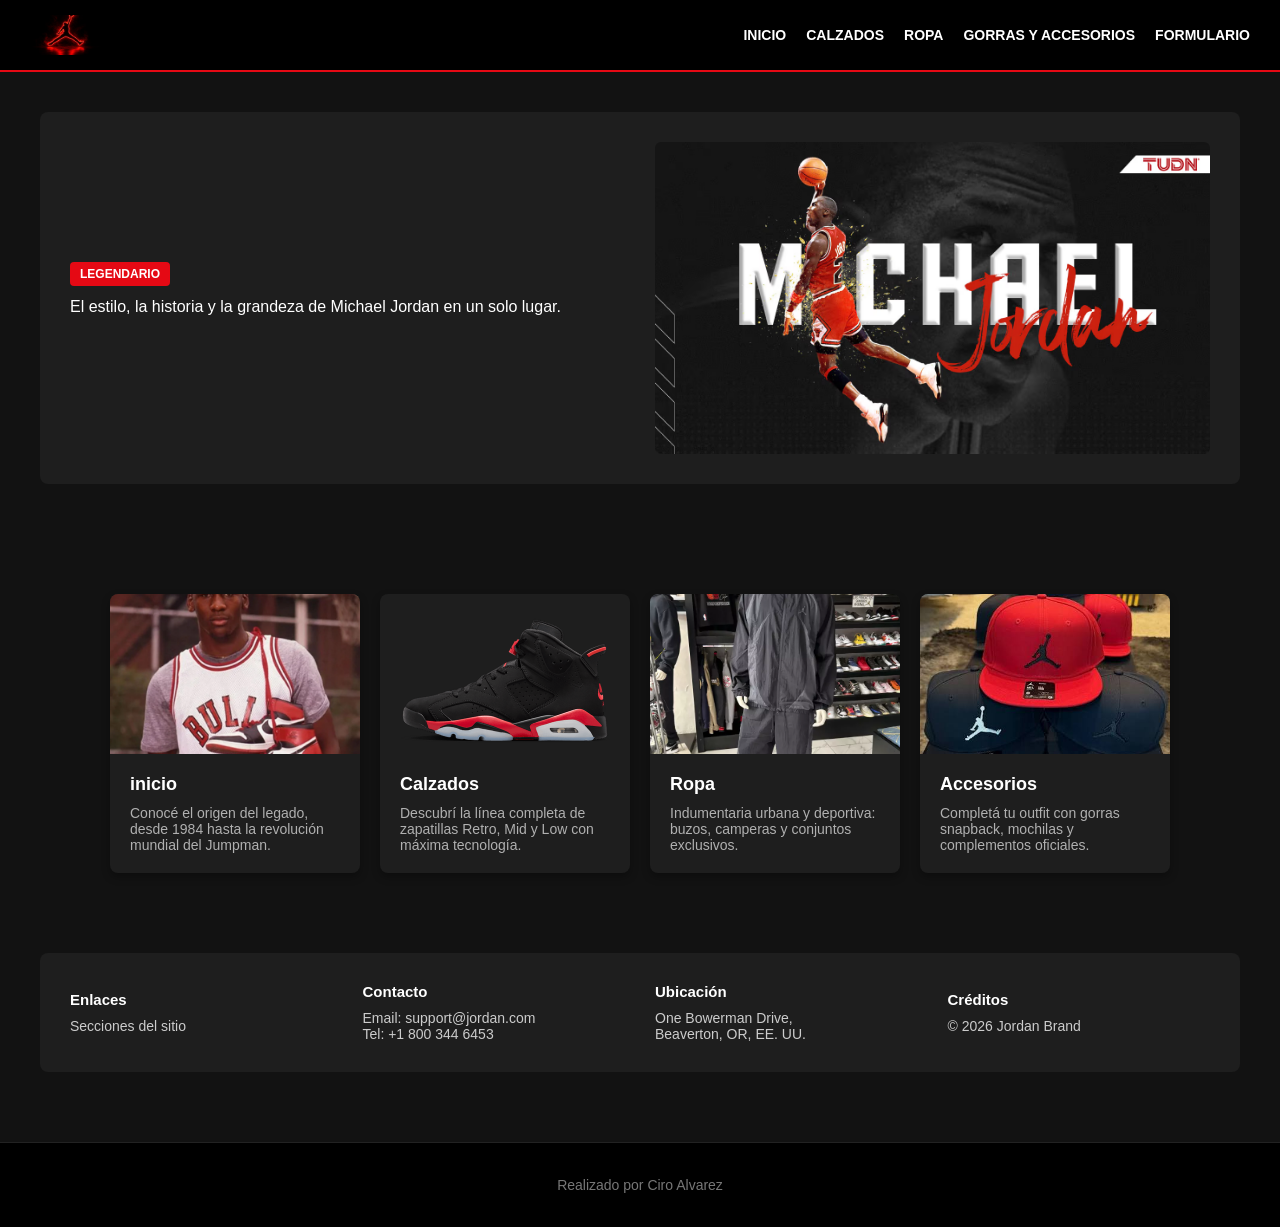
<file: index.html>
<!DOCTYPE html>
<html lang="es">
<head>
    <meta charset="UTF-8">
    <meta name="viewport" content="width=device-width, initial-scale=1.0">
    <title>Jordan Brand - Inicio</title>
    <link rel="stylesheet" href="styles.css">
</head>
<body>
    <nav class="navbar">
        <div class="logo">
            <img src="img/logo-jordan.avif" alt="Logo Jordan">
        </div>
        <ul class="nav-links">
            <li><a href="inicio.html">Inicio</a></li>
            <li><a href="calzados.html">Calzados</a></li>
            <li><a href="ropa.html">Ropa</a></li>
            <li><a href="gorrasyaccesorios.html">Gorras y Accesorios</a></li>
            <li><a href="formulario.html">Formulario</a></li>
        </ul>
    </nav>

    <section>
        <div class="flex-container">
            <div>
                <span class="prop-tag">LEGENDARIO</span>
                <p>El estilo, la historia y la grandeza de Michael Jordan en un solo lugar.</p>
            </div>
            <div class="card-img-placeholder">
                <img src="img/banner-jordan.avif" alt="Banner Principal Jordan">
            </div>
        </div>
    </section>

    <section>
        <div class="card-container">
            <div class="card">
                <div class="card-img">
                    <img src="img/historia-jordan.webp" alt="Historia Jordan">
                </div>
                <div class="card-body">
                    <h3>inicio</h3>
                    <p>Conocé el origen del legado, desde 1984 hasta la revolución mundial del Jumpman.</p>
                </div>
            </div>

            <div class="card">
                <div class="card-img">
                    <img src="img/calzados-jordan.jpg" alt="Calzados Jordan">
                </div>
                <div class="card-body">
                    <h3>Calzados</h3>
                    <p>Descubrí la línea completa de zapatillas Retro, Mid y Low con máxima tecnología.</p>
                </div>
            </div>

            <div class="card">
                <div class="card-img">
                    <img src="img/ropa-jordan.webp" alt="Ropa Jordan">
                </div>
                <div class="card-body">
                    <h3>Ropa</h3>
                    <p>Indumentaria urbana y deportiva: buzos, camperas y conjuntos exclusivos.</p>
                </div>
            </div>

            <div class="card">
                <div class="card-img">
                    <img src="img/gorrasyaccesorios-jordan.jpg" alt="Gorras y Accesorios Jordan">
                </div>
                <div class="card-body">
                    <h3>Accesorios</h3>
                    <p>Completá tu outfit con gorras snapback, mochilas y complementos oficiales.</p>
                </div>
            </div>
        </div>
    </section>

    <section>
        <div class="flex-container">
            <div class="footer-column">
                <strong>Enlaces</strong>
                <span>Secciones del sitio</span>
            </div>
            <div class="footer-column">
                <strong>Contacto</strong>
                <span>Email: support@jordan.com<br>Tel: +1 800 344 6453</span>
            </div>
            <div class="footer-column">
                <strong>Ubicación</strong>
                <span>One Bowerman Drive,<br>Beaverton, OR, EE. UU.</span>
            </div>
            <div class="footer-column">
                <strong>Créditos</strong>
                <span>© 2026 Jordan Brand</span>
            </div>
        </div>
    </section>

    <!-- FOOTER -->
    <footer>
        <p>Realizado por Ciro Alvarez</p>
    </footer>

</body>
</html>
</file>
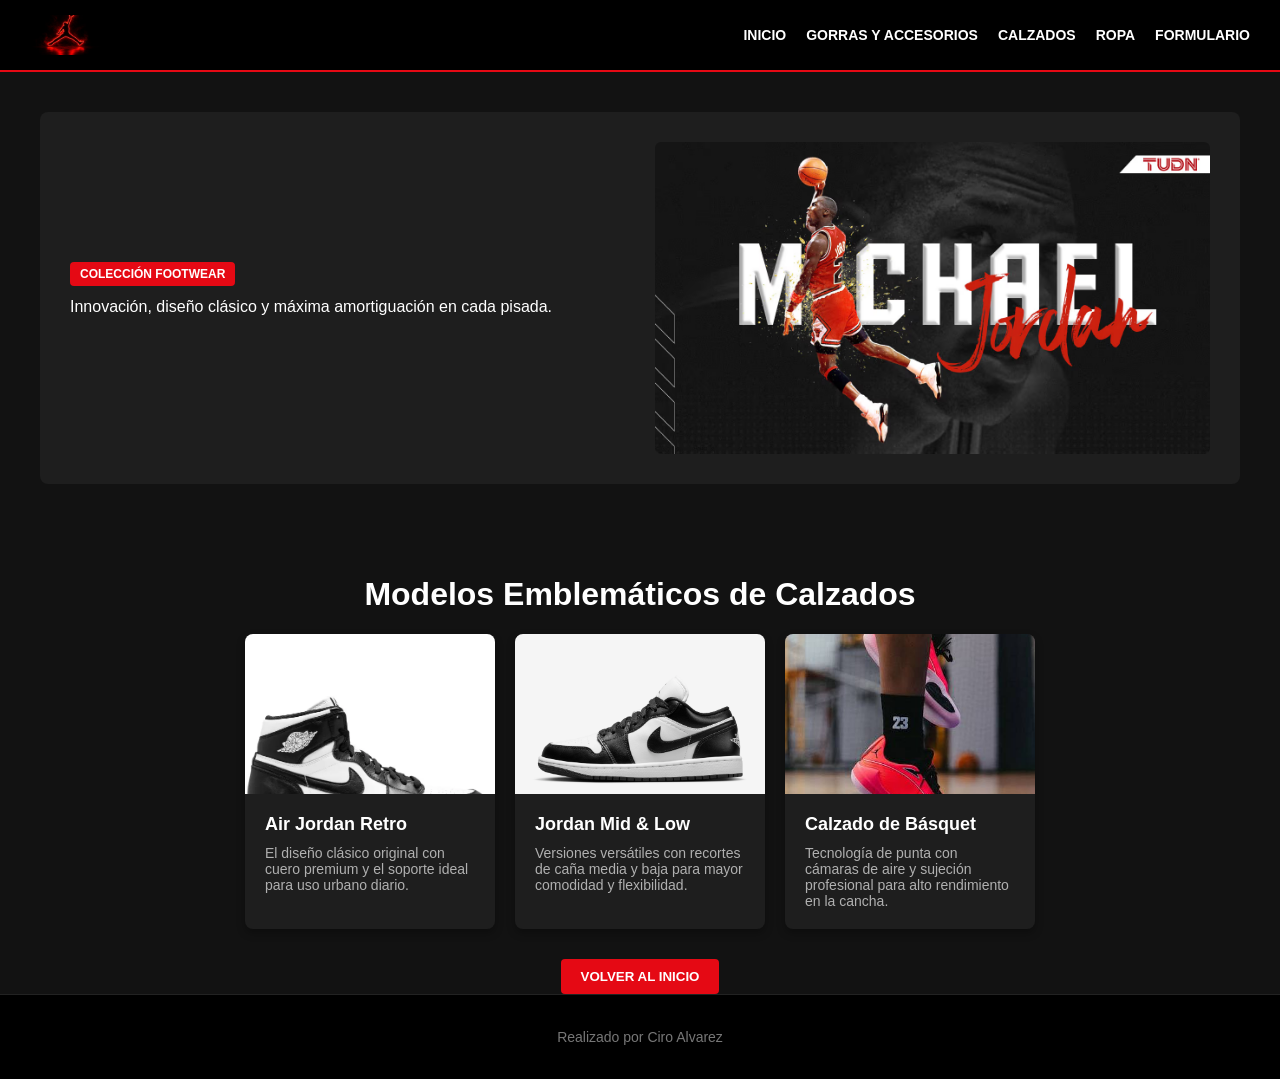
<file: calzados.html>
<!DOCTYPE html>
<html lang="es">
<head>
    <meta charset="UTF-8">
    <meta name="viewport" content="width=device-width, initial-scale=1.0">
    <title>Calzados Jordan</title>
    <link href="styles.css" rel="stylesheet" type="text/css">
</head>
<body>
    <nav class="navbar">
        <div class="logo">
            <img src="img/logo-jordan.avif" alt="Logo Jordan">
        </div>
        <ul class="nav-links">
            <li><a href="index.html">Inicio</a></li>
            <li><a href="gorrasyaccesorios.html">gorras y accesorios</a></li>
            <li><a href="calzados.html">Calzados</a></li>
            <li><a href="ropa.html">Ropa</a></li>
            <li><a href="formulario.html">Formulario</a></li>
        </ul>
    </nav>

    <section>
        <div class="flex-container">
            <div>
                <span class="prop-tag">COLECCIÓN FOOTWEAR</span>
                <p>Innovación, diseño clásico y máxima amortiguación en cada pisada.</p>
            </div>
            <div class="card-img-placeholder">
                <img src="img/banner-jordan.avif" alt="Banner Calzados Jordan">
            </div>
        </div>
    </section>

    <h1 class="centro">Modelos Emblemáticos de Calzados</h1>
    
    <div class="card-container">
        <div class="card">
            <div class="card-img">
                <img src="img/Air Jordan Retro High.webp" alt="Air Jordan Retro High">
            </div>
            <div class="card-body">
                <h3>Air Jordan Retro</h3>
                <p>El diseño clásico original con cuero premium y el soporte ideal para uso urbano diario.</p>
            </div>
        </div>

        <div class="card">
            <div class="card-img">
                <img src="img/Air Jordan Mid y Low.jpg" alt="Air Jordan Mid y Low">
            </div>
            <div class="card-body">
                <h3>Jordan Mid & Low</h3>
                <p>Versiones versátiles con recortes de caña media y baja para mayor comodidad y flexibilidad.</p>
            </div>
        </div>

        <div class="card">
            <div class="card-img">
                <img src="img/Jordan Performance Basket.jpg" alt="Jordan Performance Basket">
            </div>
            <div class="card-body">
                <h3>Calzado de Básquet</h3>
                <p>Tecnología de punta con cámaras de aire y sujeción profesional para alto rendimiento en la cancha.</p>
            </div>
        </div>
    </div>

    <div class="centro" style="margin-top: 30px;">
        <a href="index.html"><button class="btn">Volver al Inicio</button></a>
    </div>
    
    <footer>
        <p>Realizado por Ciro Alvarez</p>
    </footer>
</body>
</html>
</file>
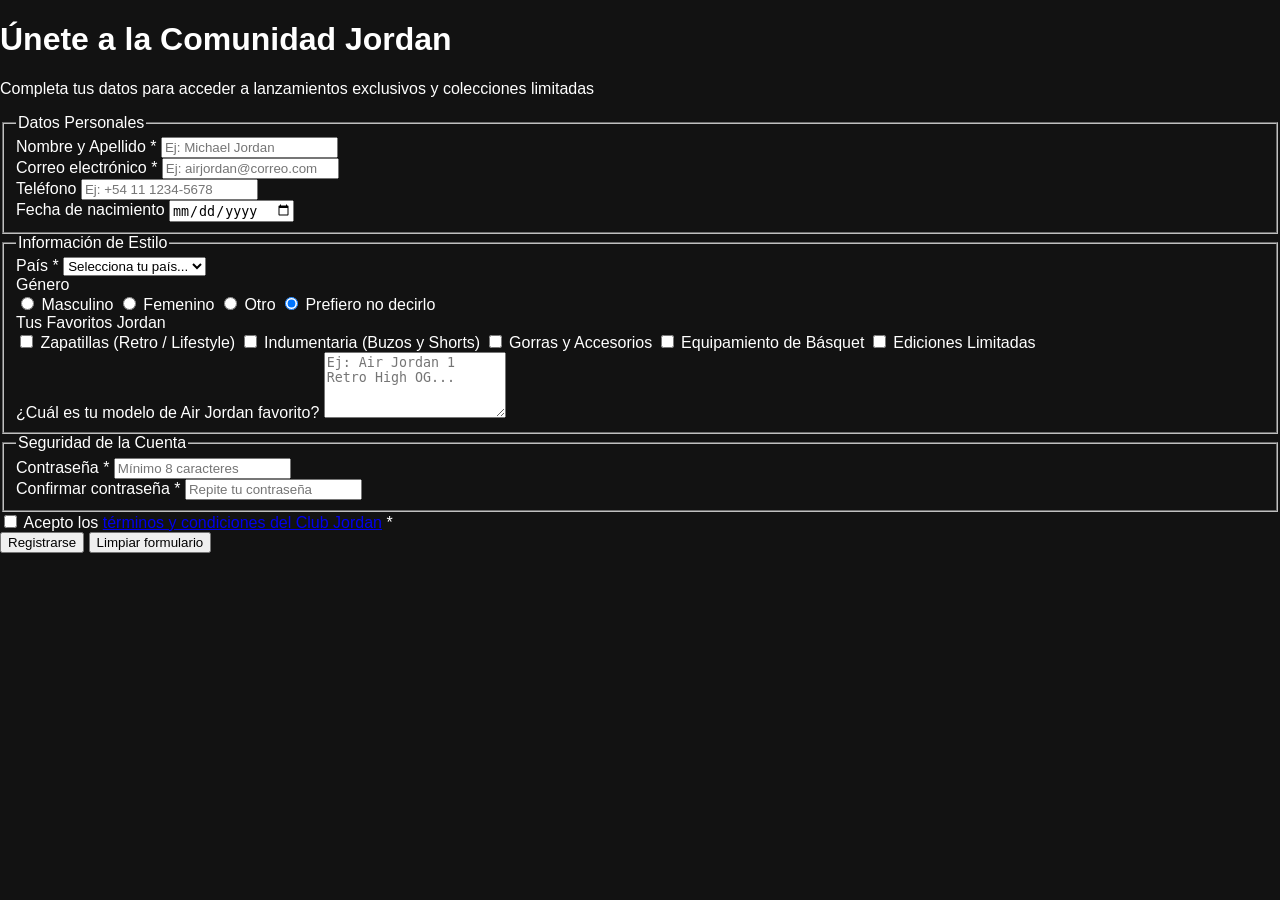
<file: formulario.html>
<!DOCTYPE html>
<html lang="es">
<head>
    <meta charset="UTF-8">
    <meta name="viewport" content="width=device-width, initial-scale=1.0">
    <title>Registro - Miembros Jordan</title>
    <link rel="stylesheet" href="styles.css">
</head>
<body>
    <div>
        <h1>Únete a la Comunidad Jordan</h1>
        <p>Completa tus datos para acceder a lanzamientos exclusivos y colecciones limitadas</p>

        <form action="#" method="POST" id="registroForm">
            <!-- Datos personales -->
            <fieldset>
                <legend>Datos Personales</legend>

                <div>
                    <label for="nombre">Nombre y Apellido *</label>
                    <input type="text" id="nombre" name="nombre" placeholder="Ej: Michael Jordan" required>
                </div>

                <div>
                    <label for="email">Correo electrónico *</label>
                    <input type="email" id="email" name="email" placeholder="Ej: airjordan@correo.com" required>
                </div>

                <div>
                    <label for="telefono">Teléfono</label>
                    <input type="tel" id="telefono" name="telefono" placeholder="Ej: +54 11 1234-5678">
                </div>

                <div>
                    <label for="fechaNacimiento">Fecha de nacimiento</label>
                    <input type="date" id="fechaNacimiento" name="fechaNacimiento">
                </div>
            </fieldset>

            <!-- Información adicional -->
            <fieldset>
                <legend>Información de Estilo</legend>

                <div>
                    <label for="pais">País *</label>
                    <select id="pais" name="pais" required>
                        <option value="">Selecciona tu país...</option>
                        <option value="AR">Argentina</option>
                        <option value="BO">Bolivia</option>
                        <option value="BR">Brasil</option>
                        <option value="CL">Chile</option>
                        <option value="CO">Colombia</option>
                        <option value="EC">Ecuador</option>
                        <option value="ES">España</option>
                        <option value="MX">México</option>
                        <option value="PE">Perú</option>
                        <option value="UY">Uruguay</option>
                        <option value="VE">Venezuela</option>
                        <option value="OTRO">Otro</option>
                    </select>
                </div>

                <div>
                    <label>Género</label>
                    <div>
                        <label>
                            <input type="radio" name="genero" value="masculino">
                            Masculino
                        </label>
                        <label>
                            <input type="radio" name="genero" value="femenino">
                            Femenino
                        </label>
                        <label>
                            <input type="radio" name="genero" value="otro">
                            Otro
                        </label>
                        <label>
                            <input type="radio" name="genero" value="noDeclarar" checked>
                            Prefiero no decirlo
                        </label>
                    </div>
                </div>

                <div>
                    <label>Tus Favoritos Jordan</label>
                    <div>
                        <label>
                            <input type="checkbox" name="intereses" value="zapatillas">
                            Zapatillas (Retro / Lifestyle)
                        </label>
                        <label>
                            <input type="checkbox" name="intereses" value="ropa">
                            Indumentaria (Buzos y Shorts)
                        </label>
                        <label>
                            <input type="checkbox" name="intereses" value="gorras">
                            Gorras y Accesorios
                        </label>
                        <label>
                            <input type="checkbox" name="intereses" value="basquet">
                            Equipamiento de Básquet
                        </label>
                        <label>
                            <input type="checkbox" name="intereses" value="coleccion">
                            Ediciones Limitadas
                        </label>
                    </div>
                </div>

                <div>
                    <label for="comentarios">¿Cuál es tu modelo de Air Jordan favorito?</label>
                    <textarea id="comentarios" name="comentarios" rows="4" placeholder="Ej: Air Jordan 1 Retro High OG..."></textarea>
                </div>
            </fieldset>

            <!-- Contraseña -->
            <fieldset>
                <legend>Seguridad de la Cuenta</legend>

                <div>
                    <label for="password">Contraseña *</label>
                    <input type="password" id="password" name="password" placeholder="Mínimo 8 caracteres" minlength="8" required>
                </div>

                <div>
                    <label for="confirmPassword">Confirmar contraseña *</label>
                    <input type="password" id="confirmPassword" name="confirmPassword" placeholder="Repite tu contraseña" minlength="8" required>
                </div>
            </fieldset>

            <!-- Términos y condiciones -->
            <div>
                <label>
                    <input type="checkbox" name="terminos" required>
                    Acepto los <a href="#">términos y condiciones del Club Jordan</a> *
                </label>
            </div>

            <!-- Botones -->
            <div>
                <button type="submit">Registrarse</button>
                <button type="reset">Limpiar formulario</button>
            </div>
        </form>
    </div>
</body>
</html>
</file>
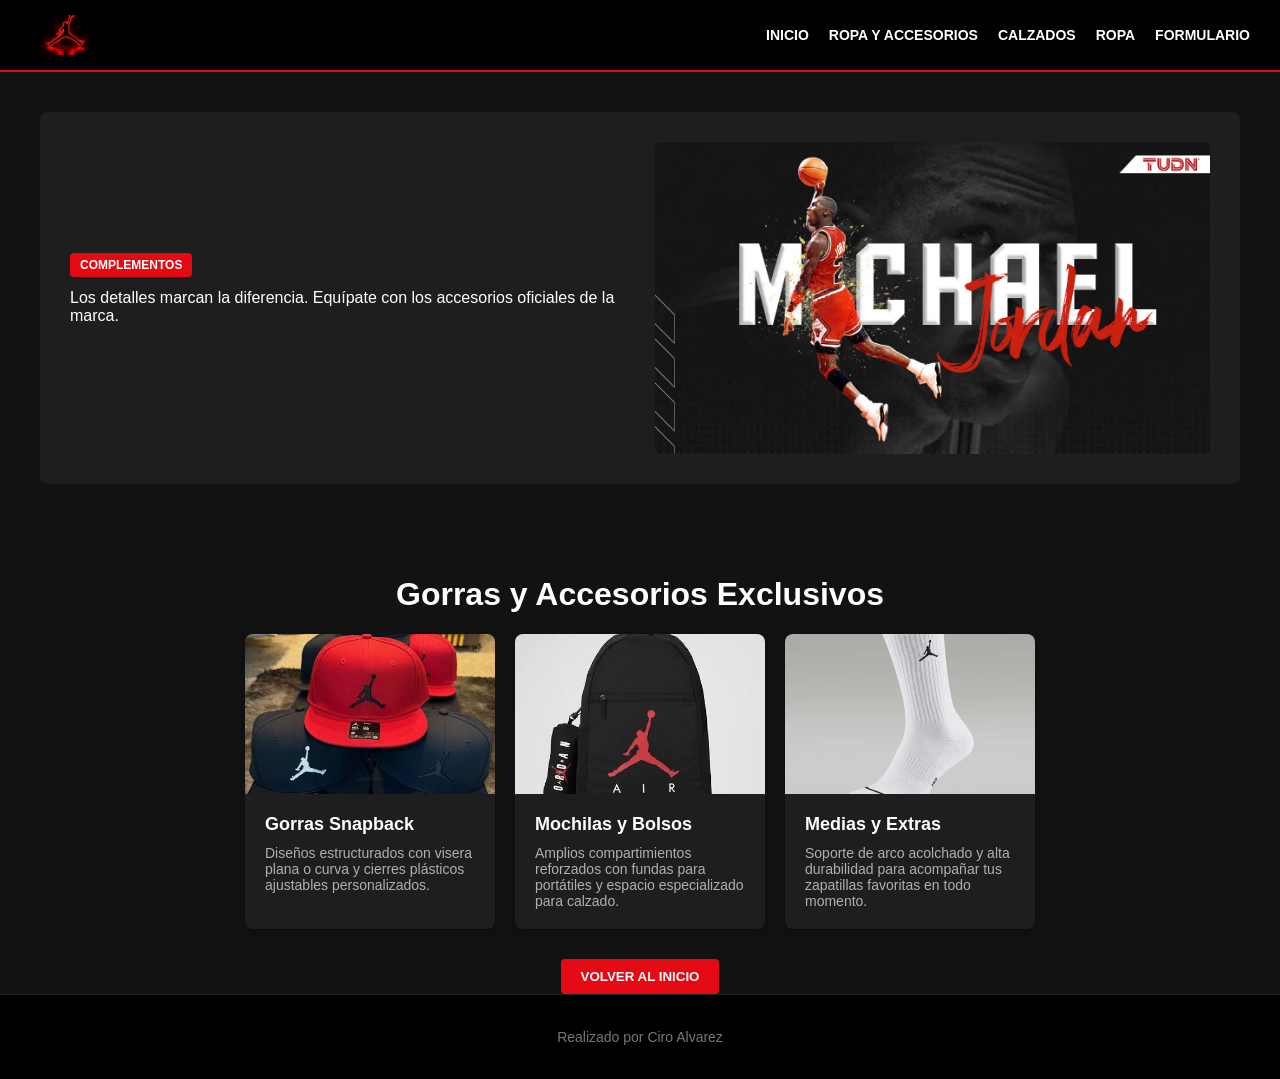
<file: gorrasyaccesorios.html>
<!DOCTYPE html>
<html lang="es">
<head>
    <meta charset="UTF-8">
    <meta name="viewport" content="width=device-width, initial-scale=1.0">
    <title>Gorras y Accesorios</title>
    <link href="styles.css" rel="stylesheet" type="text/css">
</head>
<body>
    <!-- BARRA DE NAVEGACIÓN -->
    <nav class="navbar">
        <div class="logo">
            <img src="img/logo-jordan.avif" alt="Logo Jordan">
        </div>
        <ul class="nav-links">
            <li><a href="inicio.html">Inicio</a></li>
            <li><a href="gorrasyaccesorios.html">ropa y accesorios</a></li>
            <li><a href="calzados.html">Calzados</a></li>
            <li><a href="ropa.html">Ropa</a></li>
            <li><a href="formulario.html">Formulario</a></li>
        </ul>
    </nav>

    <!-- BANNER PRINCIPAL -->
    <section>
        <div class="flex-container">
            <div>
                <span class="prop-tag">COMPLEMENTOS</span>
                <p>Los detalles marcan la diferencia. Equípate con los accesorios oficiales de la marca.</p>
            </div>
            <div class="card-img-placeholder">
                <img src="img/banner-jordan.avif" alt="Banner Accesorios Jordan">
            </div>
        </div>
    </section>

    <h1 class="centro">Gorras y Accesorios Exclusivos</h1>
    
    <div class="card-container">
        <div class="card">
            <div class="card-img">
                <img src="img/gorrasyaccesorios-jordan.jpg" alt="Gorras Jordan">
            </div>
            <div class="card-body">
                <h3>Gorras Snapback</h3>
                <p>Diseños estructurados con visera plana o curva y cierres plásticos ajustables personalizados.</p>
            </div>
        </div>

        <div class="card">
            <div class="card-img">
                <img src="img/mochilas-jordan.jpg" alt="Mochilas Jordan">
            </div>
            <div class="card-body">
                <h3>Mochilas y Bolsos</h3>
                <p>Amplios compartimientos reforzados con fundas para portátiles y espacio especializado para calzado.</p>
            </div>
        </div>

        <div class="card">
            <div class="card-img">
                <img src="img/medias-jordan.webp" alt="Medias y complementos Jordan">
            </div>
            <div class="card-body">
                <h3>Medias y Extras</h3>
                <p>Soporte de arco acolchado y alta durabilidad para acompañar tus zapatillas favoritas en todo momento.</p>
            </div>
        </div>
    </div>

    <div class="centro" style="margin-top: 30px;">
        <a href="index.html"><button class="btn">Volver al Inicio</button></a>
    </div>
    
    <footer>
        <p>Realizado por Ciro Alvarez</p>
    </footer>
</body>
</html>
</file>
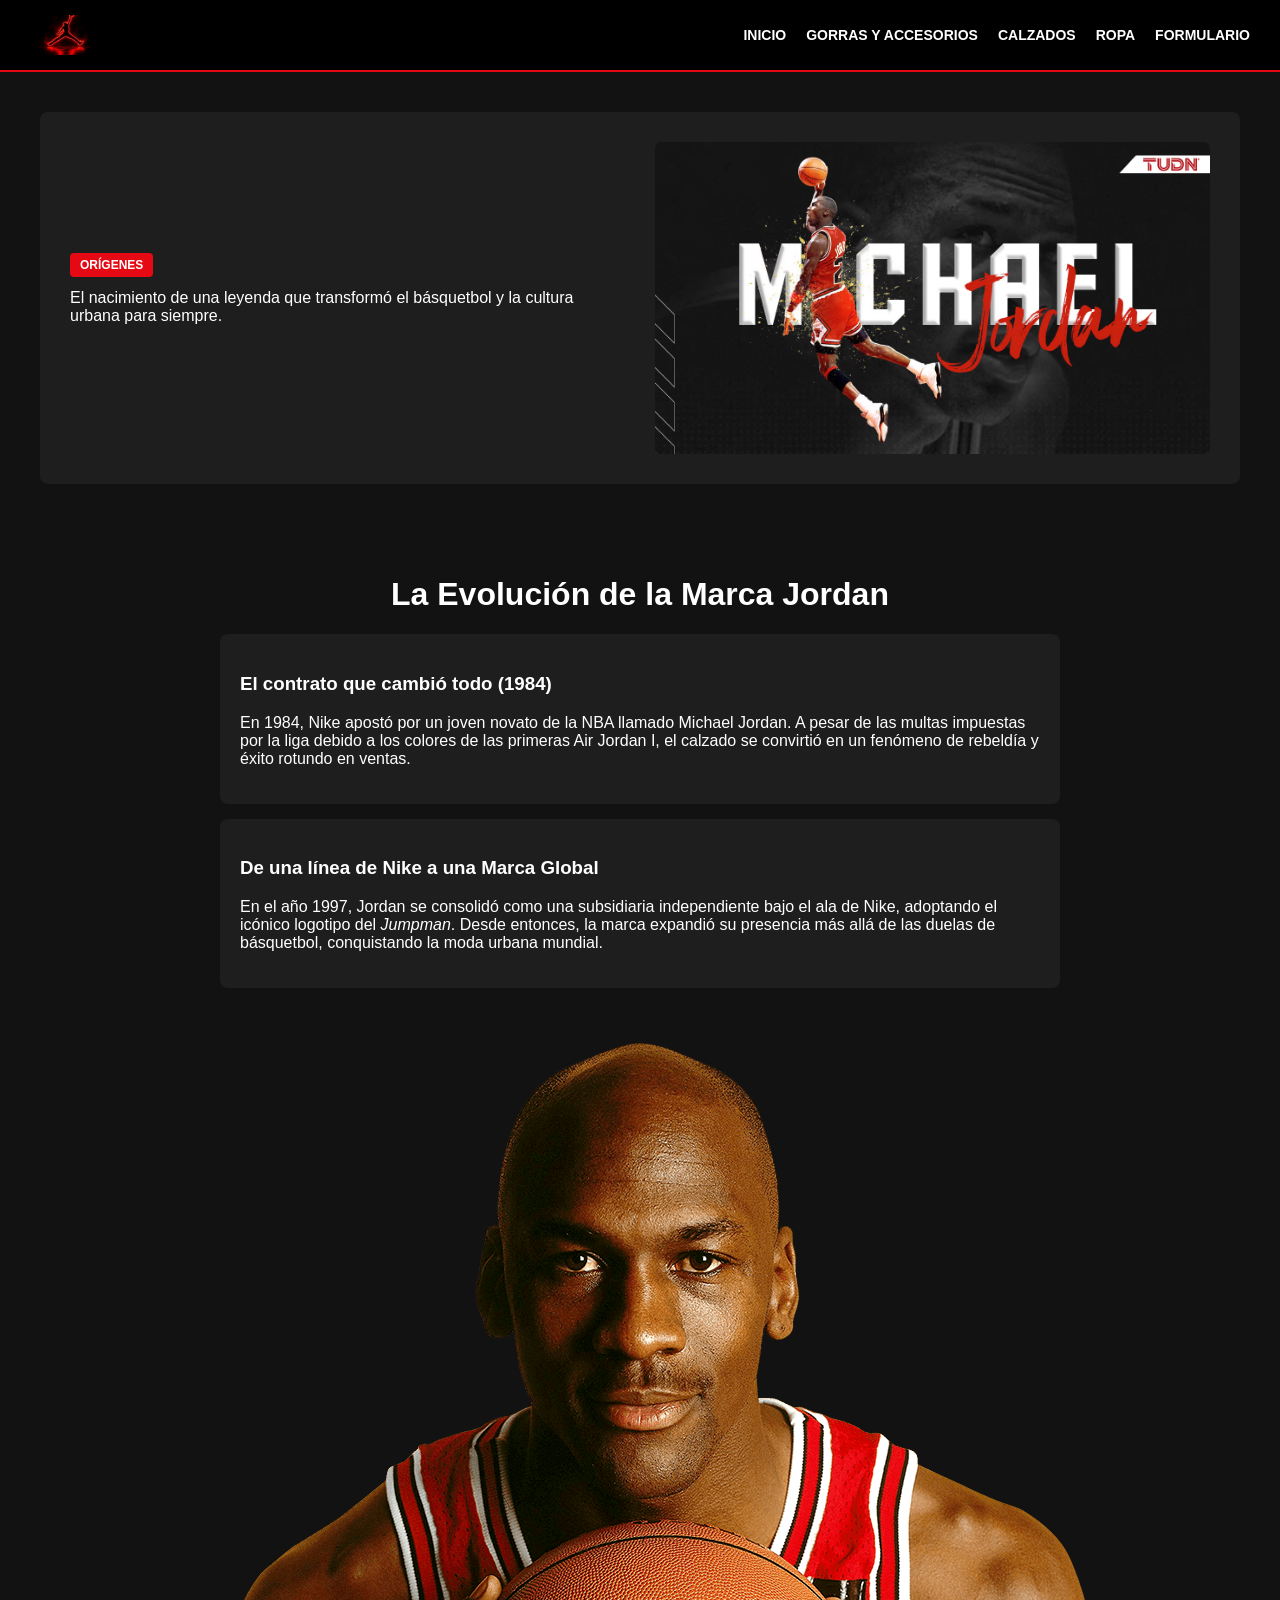
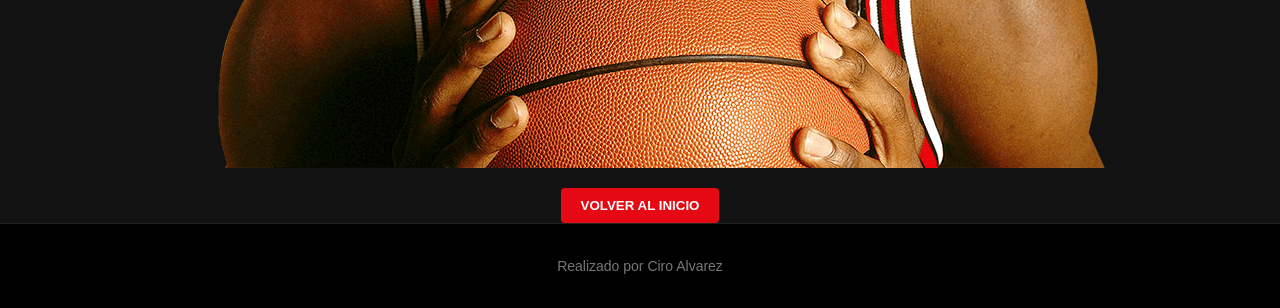
<file: inicio.html>
<!DOCTYPE html>
<html lang="es">
<head>
    <meta charset="UTF-8">
    <meta name="viewport" content="width=device-width, initial-scale=1.0">
    <title>inicio</title>
    <link href="styles.css" rel="stylesheet" type="text/css">
</head>
<body>
    <!-- BARRA DE NAVEGACIÓN -->
    <nav class="navbar">
        <div class="logo">
            <img src="img/logo-jordan.avif" alt="Logo Jordan">
        </div>
        <ul class="nav-links">
            <li><a href="inicio.html">Inicio</a></li>
            <li><a href="gorrasyaccesorios.html">gorras y accesorios</a></li>
            <li><a href="calzados.html">Calzados</a></li>
            <li><a href="ropa.html">Ropa</a></li>
            <li><a href="formulario.html">Formulario</a></li>
        </ul>
    </nav>

    <!-- BANNER PRINCIPAL -->
    <section>
        <div class="flex-container">
            <div>
                <span class="prop-tag">ORÍGENES</span>
                <p>El nacimiento de una leyenda que transformó el básquetbol y la cultura urbana para siempre.</p>
            </div>
            <div class="card-img-placeholder">
                <img src="img/banner-jordan.avif" alt="Banner Historia Jordan">
            </div>
        </div>
    </section>

    <h1 class="centro">La Evolución de la Marca Jordan</h1>
    
    <div class="caja">
        <h3>El contrato que cambió todo (1984)</h3>
        <p>En 1984, Nike apostó por un joven novato de la NBA llamado Michael Jordan. A pesar de las multas impuestas por la liga debido a los colores de las primeras Air Jordan I, el calzado se convirtió en un fenómeno de rebeldía y éxito rotundo en ventas.</p>
    </div>

    <div class="caja">
        <h3>De una línea de Nike a una Marca Global</h3>
        <p>En el año 1997, Jordan se consolidó como una subsidiaria independiente bajo el ala de Nike, adoptando el icónico logotipo del <em>Jumpman</em>. Desde entonces, la marca expandió su presencia más allá de las duelas de básquetbol, conquistando la moda urbana mundial.</p>
    </div>
    
    <div class="centro">
        <img src="img/jordan.png" alt="Michael Jordan histórico" class="imagen-producto">
    </div>

    <div class="centro">
        <a href="index.html"><button class="btn">Volver al Inicio</button></a>
    </div>
    
    <footer>
        <p>Realizado por Ciro Alvarez</p>
    </footer>
</body>
</html>
</file>
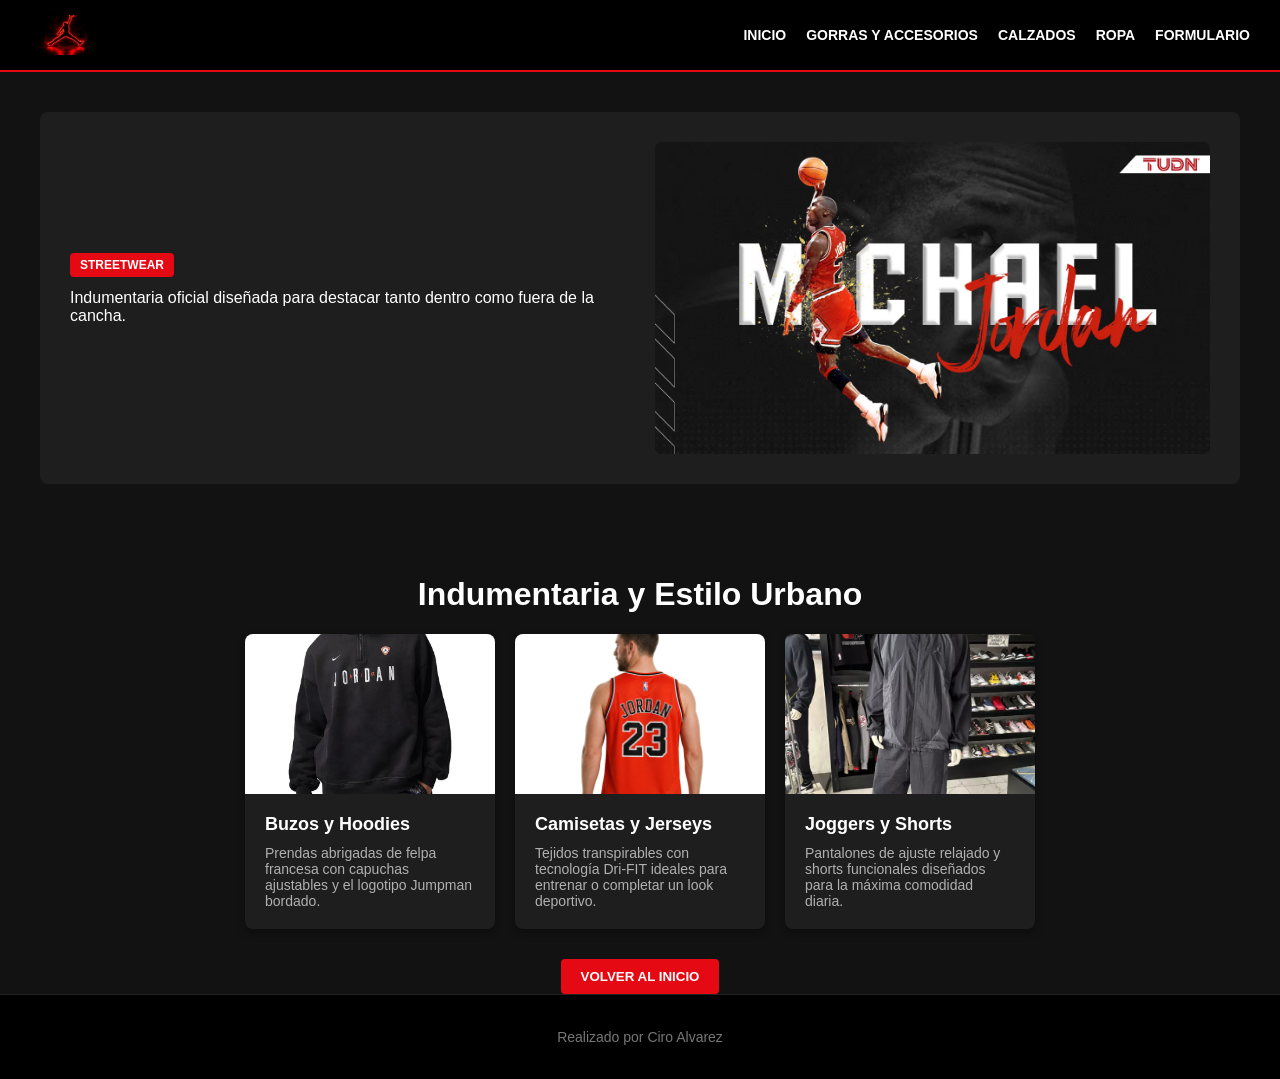
<file: ropa.html>
<!DOCTYPE html>
<html lang="es">
<head>
    <meta charset="UTF-8">
    <meta name="viewport" content="width=device-width, initial-scale=1.0">
    <title>Ropa</title>
    <link href="styles.css" rel="stylesheet" type="text/css">
</head>
<body>
    <nav class="navbar">
        <div class="logo">
            <img src="img/logo-jordan.avif" alt="Logo Jordan">
        </div>
        <ul class="nav-links">
            <li><a href="inicio.html">Inicio</a></li>
            <li><a href="gorrasyaccesorios.html">gorras y accesorios</a></li>
            <li><a href="calzados.html">Calzados</a></li>
            <li><a href="ropa.html">Ropa</a></li>
            <li><a href="formulario.html">Formulario</a></li>
        </ul>
    </nav>

    <section>
        <div class="flex-container">
            <div>
                <span class="prop-tag">STREETWEAR</span>
                <p>Indumentaria oficial diseñada para destacar tanto dentro como fuera de la cancha.</p>
            </div>
            <div class="card-img-placeholder">
                <img src="img/banner-jordan.avif" alt="Banner Ropa Jordan">
            </div>
        </div>
    </section>

    <h1 class="centro">Indumentaria y Estilo Urbano</h1>
    
    <div class="card-container">
        <div class="card">
            <div class="card-img">
                <img src="img/Buzos y Hoodies Jordan.webp" alt="Buzos y Hoodies Jordan">
            </div>
            <div class="card-body">
                <h3>Buzos y Hoodies</h3>
                <p>Prendas abrigadas de felpa francesa con capuchas ajustables y el logotipo Jumpman bordado.</p>
            </div>
        </div>

        <div class="card">
            <div class="card-img">
                <img src="img/Camisetas de Básquet.webp" alt="Camisetas de Básquet">
            </div>
            <div class="card-body">
                <h3>Camisetas y Jerseys</h3>
                <p>Tejidos transpirables con tecnología Dri-FIT ideales para entrenar o completar un look deportivo.</p>
            </div>
        </div>

        <div class="card">
            <div class="card-img">
                <img src="img/ropa-jordan.webp" alt="Pantalones y Joggers">
            </div>
            <div class="card-body">
                <h3>Joggers y Shorts</h3>
                <p>Pantalones de ajuste relajado y shorts funcionales diseñados para la máxima comodidad diaria.</p>
            </div>
        </div>
    </div>

    <div class="centro" style="margin-top: 30px;">
        <a href="index.html"><button class="btn">Volver al Inicio</button></a>
    </div>
    
    <footer>
        <p>Realizado por Ciro Alvarez</p>
    </footer>
</body>
</html>
</file>
<file: styles.css>
/* ==========================================
   ESTILOS GENERALES Y DISEÑO DE PÁGINA
========================================== */
body {
    font-family: 'Montserrat', sans-serif;
    margin: 0;
    padding: 0;
    background-color: #121212; /* Fondo oscuro elegante */
    color: #ffffff;
}

/* ==========================================
   BARRA DE NAVEGACIÓN Y LOGOTIPO
========================================== */
.navbar {
    display: flex;
    justify-content: space-between;
    align-items: center;
    background-color: #000000;
    padding: 15px 30px;
    border-bottom: 2px solid #e50914; /* Toque rojo estilo Jordan */
}

/* Control estricto del tamaño del logo en la barra de navegación */
.logo img {
    height: 40px; /* Altura fija para que no se desborde */
    width: auto;  /* Mantiene la proporción original */
    display: block;
}

.nav-links {
    list-style: none;
    display: flex;
    gap: 20px;
    margin: 0;
    padding: 0;
}

.nav-links li a {
    color: #ffffff;
    text-decoration: none;
    font-weight: 700;
    text-transform: uppercase;
    font-size: 14px;
    transition: color 0.3s ease;
}

.nav-links li a:hover {
    color: #e50914;
}

/* ==========================================
   SECCIONES Y CONTENEDORES FLEXIBLES
========================================== */
section {
    padding: 40px 20px;
    max-width: 1200px;
    margin: 0 auto;
}

.flex-container {
    display: flex;
    align-items: center;
    justify-content: space-between;
    gap: 30px;
    background-color: #1e1e1e;
    padding: 30px;
    border-radius: 8px;
    margin-bottom: 30px;
}

.flex-container > div {
    flex: 1;
}

.prop-tag {
    background-color: #e50914;
    color: #fff;
    padding: 5px 10px;
    font-size: 12px;
    font-weight: 700;
    border-radius: 4px;
    text-transform: uppercase;
}

/* Control estricto de la imagen del Banner principal */
.card-img-placeholder img {
    max-width: 100%;
    height: auto;
    display: block;
    border-radius: 6px;
    object-fit: cover;
}

/* ==========================================
   CONTENEDOR DE TARJETAS (4 CAJAS)
========================================== */
.card-container {
    display: flex;
    flex-wrap: wrap;
    gap: 20px;
    justify-content: center;
}

.card {
    background-color: #1e1e1e;
    border-radius: 8px;
    overflow: hidden;
    width: 250px;
    display: flex;
    flex-direction: column;
    box-shadow: 0 4px 8px rgba(0,0,0,0.3);
    transition: transform 0.3s ease;
}

.card:hover {
    transform: translateY(-5px);
}

/* Control estricto de las imágenes dentro de las 4 tarjetas */
.card-img img {
    width: 100%;
    height: 160px;     /* Altura uniforme para todas las cajas */
    object-fit: cover; /* Evita que la foto se estire o deforme recortando excedentes */
    display: block;
}

.card-body {
    padding: 20px;
    display: flex;
    flex-direction: column;
    gap: 10px;
    flex-grow: 1;
}

.card-body h3 {
    margin: 0;
    font-size: 18px;
    color: #fff;
}

.card-body p {
    margin: 0;
    font-size: 14px;
    color: #b0b0b0;
    flex-grow: 1;
}

.card-body button, 
.card-body a button {
    background-color: #e50914;
    color: white;
    border: none;
    padding: 10px;
    font-weight: 700;
    border-radius: 4px;
    cursor: pointer;
    text-transform: uppercase;
    font-size: 12px;
    width: 100%;
    transition: background 0.3s ease;
}

.card-body button:hover {
    background-color: #b20710;
}

/* ==========================================
   COLUMNAS INFERIORES Y FOOTER
========================================== */
.footer-column {
    display: flex;
    flex-direction: column;
    gap: 5px;
    font-size: 14px;
    color: #cccccc;
}

.footer-column strong {
    color: #ffffff;
    font-size: 15px;
    margin-bottom: 5px;
}

footer {
    text-align: center;
    background-color: #000000;
    padding: 20px;
    font-size: 14px;
    color: #777;
    border-top: 1px solid #222;
}

/* ==========================================
   ESTILOS PARA PÁGINAS SECUNDARIAS
========================================== */
.imagen-producto {
    max-width: 100%;
    height: auto;
    display: block;
    margin: 20px auto;
    border-radius: 8px;
}

.caja {
    background-color: #1e1e1e;
    padding: 20px;
    margin: 15px auto;
    border-radius: 8px;
    max-width: 800px;
}

.centro {
    text-align: center;
}

.btn {
    background-color: #e50914;
    color: white;
    border: none;
    padding: 10px 20px;
    font-weight: 700;
    border-radius: 4px;
    cursor: pointer;
    text-transform: uppercase;
}

.btn:hover {
    background-color: #b20710;
}
</file>
